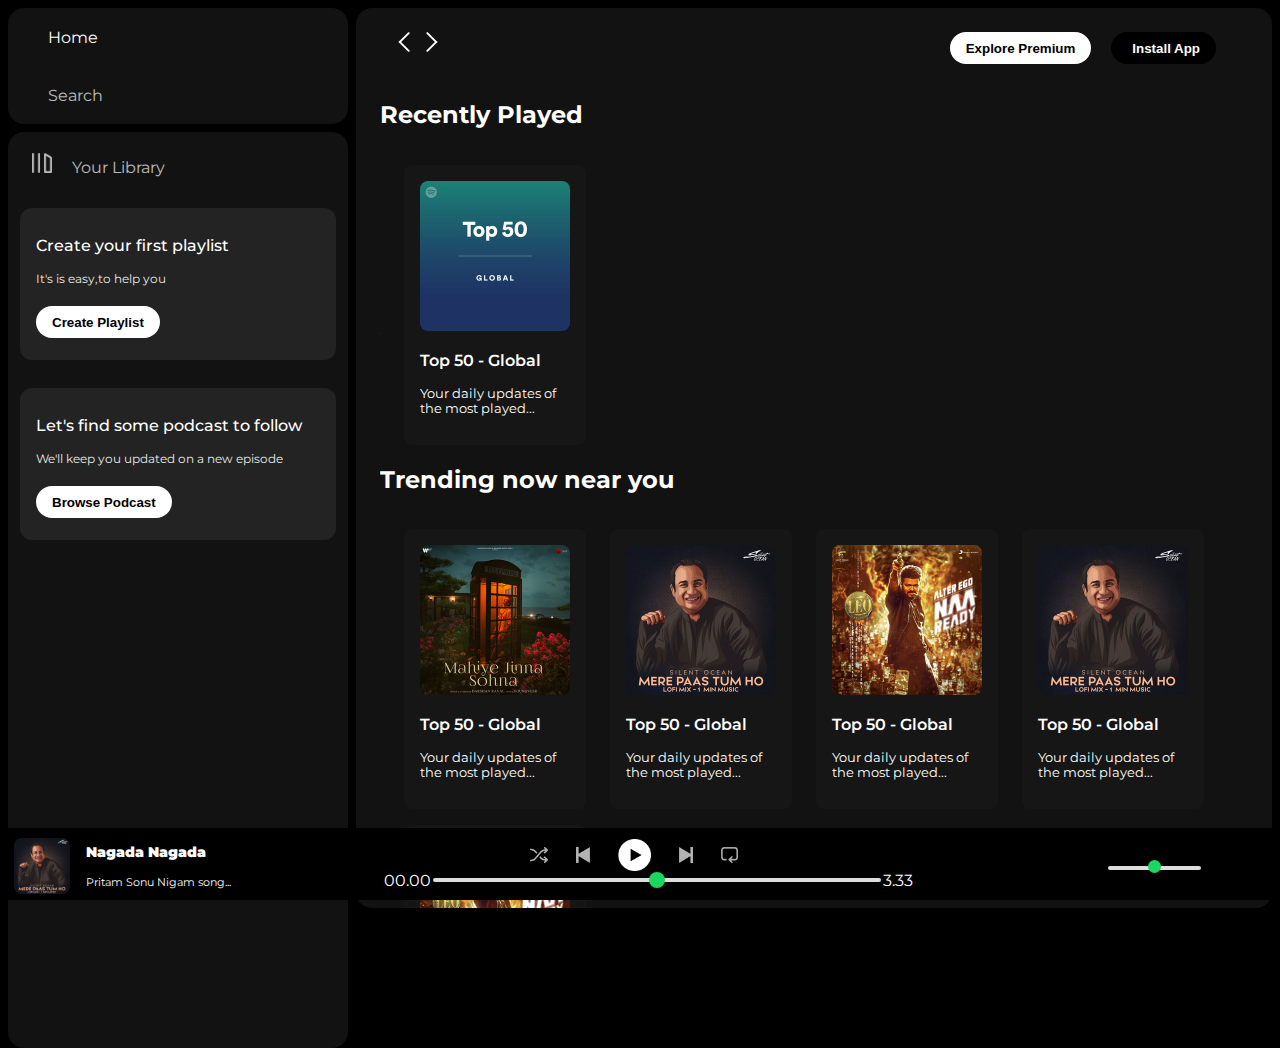
<file: Index.html>
<!DOCTYPE html>
<html lang="en">
  <head>
    <meta charset="UTF-8" />
    <meta name="viewport" content="width=device-width, initial-scale=1.0" />
    <link
      rel="stylesheet"
      href="https://cdnjs.cloudflare.com/ajax/libs/font-awesome/6.4.2/css/all.min.css"
      integrity="sha512-z3gLpd7yknf1YoNbCzqRKc4qyor8gaKU1qmn+CShxbuBusANI9QpRohGBreCFkKxLhei6S9CQXFEbbKuqLg0DA=="
      crossorigin="anonymous"
      referrerpolicy="no-referrer"
    />
    <link rel="icon" href="img/logo.png" />
    <title>Spotify-Web Player: Music for Saurabh</title>
    <link rel="stylesheet" href="Project2.css" />
    <link rel="preconnect" href="https://fonts.googleapis.com" />
    <link rel="preconnect" href="https://fonts.gstatic.com" crossorigin />
    <link
      href="https://fonts.googleapis.com/css2?family=Montserrat:wght@300;400;500;600;700&display=swap"
      rel="stylesheet"
    />
  </head>
  <body>
    <div class="main">
      <div class="sidebar">
        <div class="nav">
          <div class="nav-option" style="opacity: 1">
            <i class="fa-solid fa-house"></i>
            <a href="#">Home</a>
          </div>
          <div class="nav-option">
            <i class="fa-solid fa-magnifying-glass"></i>
            <a href="#">Search</a>
          </div> 
        </div>
        <div class="library">
          <div class="options">
            <div class="lib-option nav-option">
              <img src="img/library_icon.png" />
              <a href="#">Your Library</a>
            </div>
            <div class="icons">
              <i class="fa-solid fa-plus"></i>
              <i class="fa-solid fa-arrow-right"></i>
            </div>
          </div>
          <div class="lib-box">
            <div class="box">
              <p class="box-p1">Create your first playlist</p>
              <p class="box-p2">It's is easy,to help you</p>
              <button class="badge b1">Create Playlist</button>
            </div>
            <div class="box">
              <p class="box-p1">Let's find some podcast to follow</p>
              <p class="box-p2">We'll keep you updated on a new episode</p>
              <button class="badge b1">Browse Podcast</button>
            </div>
          </div>
        </div>
      </div>
      <div class="main-content">
        <div class="sticky-nav">
          <div class="sticky-nav-icons">
            <img src="img/backward_icon.png" />
            <img src="img/forward_icon.png" class="hide" />
          </div>
          <div class="sticky-nav-icons">
            <button class="badge nav-items hide b2 ">Explore Premium</button>
            <button class="badge nav-items dark-badge b2 ">
              <i
                class="fa-solid fa-circle-arrow-down"
                style="margin-right: 5px"
              ></i
              >Install App
            </button>
            <i class="fa-regular fa-user nav-items"></i>
          </div>
        </div>

        <h2>Recently Played</h2>
        <div class="card-container">
          <div class="card">
            <img src="img/card1img.jpeg" class="card-img" />
            <p class="card-title">Top 50 - Global</p>
            <p class="card-info">Your daily updates of the most played...</p>
          </div>
        </div>
        <h2>Trending now near you</h2>
        <div class="card-container">
          <div class="card">
             <img src="img/card2img.jpeg" class="card-img" />
             <p class="card-title">Top 50 - Global</p>
             <p class="card-info">Your daily updates of the most played...</p>
          </div>
          <div class="card">
             <img src="img/card3img.jpeg" class="card-img" />
             <p class="card-title">Top 50 - Global</p>
             <p class="card-info">Your daily updates of the most played...</p>
          </div>
          <div class="card">
             <img src="img/card4img.jpeg" class="card-img" />
             <p class="card-title">Top 50 - Global</p>
             <p class="card-info">Your daily updates of the most played...</p>
          </div>
          <div class="card">
             <img src="img/card3img.jpeg" class="card-img" />
             <p class="card-title">Top 50 - Global</p>
             <p class="card-info">Your daily updates of the most played...</p>
         </div>
         <div class="card">
             <img src="img/card4img.jpeg" class="card-img" />
             <p class="card-title">Top 50 - Global</p>
             <p class="card-info">Your daily updates of the most played...</p>
         </div>
        </div>
        <h2>Featuerd charts</h2>
        <div class="card-container">
          <div class="card">
             <img src="img/card5img.jpeg" class="card-img" />
             <p class="card-title">Top Songs Global</p>
             <p class="card-info">Your daily updates of the most played...</p>
          </div>
          <div class="card">
             <img src="img/card6img.jpeg" class="card-img" />
             <p class="card-title">Top Songs India</p>
             <p class="card-info">Your daily updates of the most played...</p>
          </div>
          <div class="card">
             <img src="img/card1img.jpeg" class="card-img" />
             <p class="card-title">Top 50 - Global</p>
             <p class="card-info">Your daily updates of the most played...</p>
          </div>
        </div>
        <div class="footer">
          <div class="line"></div>
        </div>
      </div>
      <div class="music-player">
        <div class="album">
            <img src="img/card3img.jpeg" class="song-img"/>
            <div class="music-data">
              <p class="music-player-tit">Nagada Nagada</p>
            <p class="music-player-info">Pritam Sonu Nigam song...</p>
            </div>
        </div>
        <div class="player">
          <div class="player-control">
            <img src="img/player_icon1.png" class="player-control-icon">
            <img src="img/player_icon2.png" class="player-control-icon">
            <img src="img/player_icon3.png" class="player-control-icon"style="opacity: 1; height:2rem ">
            <img src="img/player_icon4.png" class="player-control-icon">
            <img src="img/player_icon5.png" class="player-control-icon">
          </div>
          <div class="playback-bar">
            <span class="curr-time">00.00</span>
            <input type="range" min="0" max="100" class="progress-bar" step="1">
            <span class="tot-time">3.33</span>
          </div>
        </div>
        <div class="controls">
          <i class="fa-solid fa-circle-play one"></i>
          <i class="fa-solid fa-microphone-lines one" style="color: #ffffff;"></i>
          <i class="fa-solid fa-cart-plus one" style="color: #ffffff;"></i>
          <i class="fa-solid fa-plug one" style="color: #ffffff;"></i>
          <div class="vol-bar">
            <i class="fa-solid fa-volume-high" style="color: #ffffff;"></i>
            <input type="range" min="0" max="100" class="progress-bar2" step="1">            
          </div>
          <i class="fa-regular fa-image left-i" style="color: #ffffff;"></i>
        </div>
      </div>
    </div>
  </body>
</html>
</file>
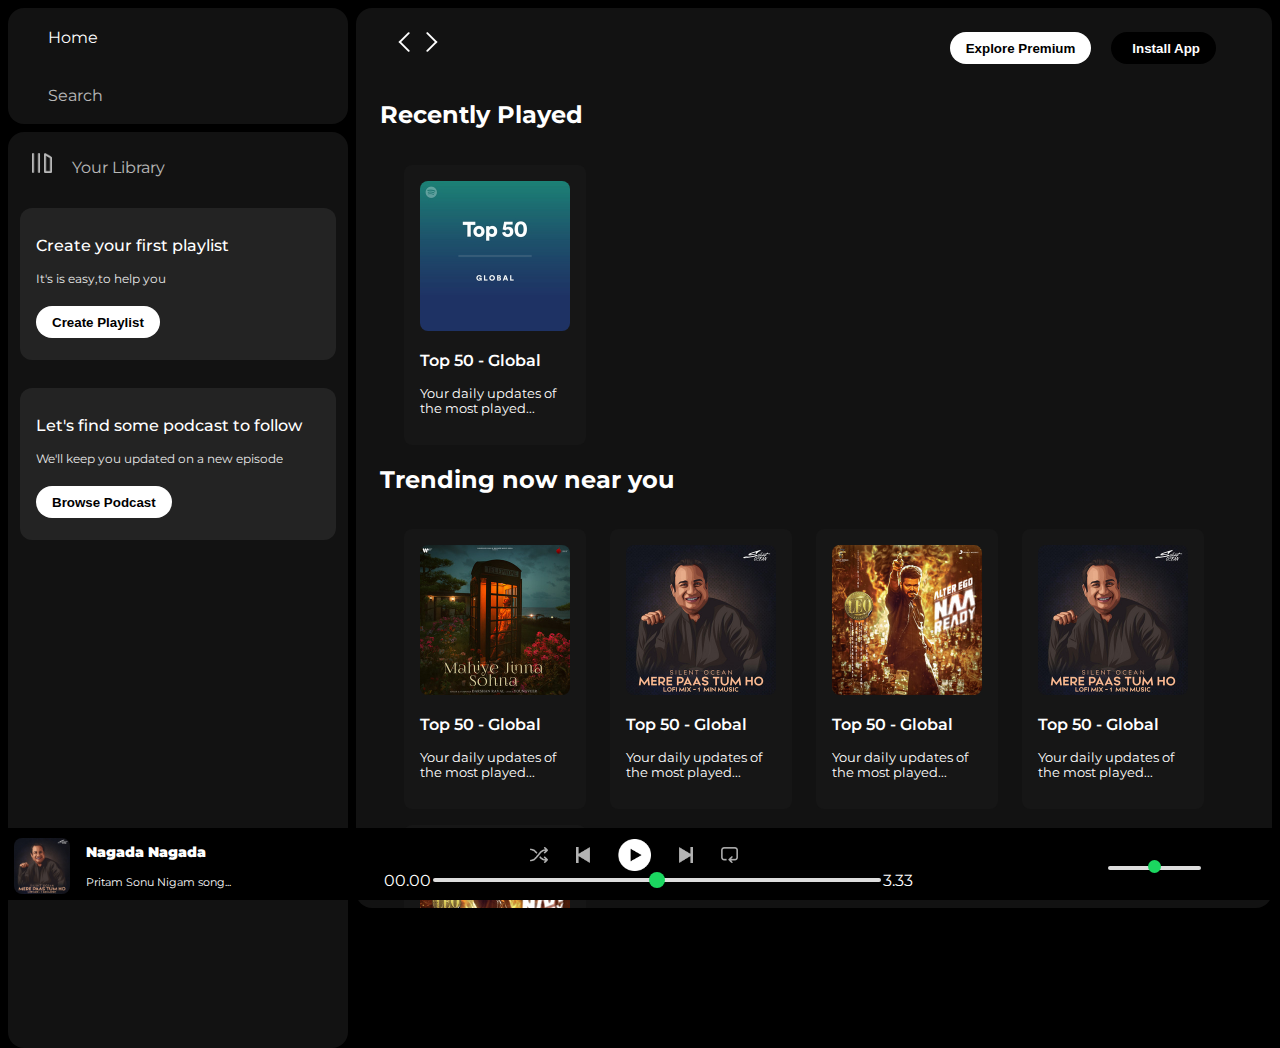
<file: Project2.html>
<!DOCTYPE html>
<html lang="en">
  <head>
    <meta charset="UTF-8" />
    <meta name="viewport" content="width=device-width, initial-scale=1.0" />
    <link
      rel="stylesheet"
      href="https://cdnjs.cloudflare.com/ajax/libs/font-awesome/6.4.2/css/all.min.css"
      integrity="sha512-z3gLpd7yknf1YoNbCzqRKc4qyor8gaKU1qmn+CShxbuBusANI9QpRohGBreCFkKxLhei6S9CQXFEbbKuqLg0DA=="
      crossorigin="anonymous"
      referrerpolicy="no-referrer"
    />
    <link rel="icon" href="img/logo.png" />
    <title>Spotify-Web Player: Music for Saurabh</title>
    <link rel="stylesheet" href="Project2.css" />
    <link rel="preconnect" href="https://fonts.googleapis.com" />
    <link rel="preconnect" href="https://fonts.gstatic.com" crossorigin />
    <link
      href="https://fonts.googleapis.com/css2?family=Montserrat:wght@300;400;500;600;700&display=swap"
      rel="stylesheet"
    />
  </head>
  <body>
    <div class="main">
      <div class="sidebar">
        <div class="nav">
          <div class="nav-option" style="opacity: 1">
            <i class="fa-solid fa-house"></i>
            <a href="#">Home</a>
          </div>
          <div class="nav-option">
            <i class="fa-solid fa-magnifying-glass"></i>
            <a href="#">Search</a>
          </div>
        </div>
        <div class="library">
          <div class="options">
            <div class="lib-option nav-option">
              <img src="img/library_icon.png" />
              <a href="#">Your Library</a>
            </div>
            <div class="icons">
              <i class="fa-solid fa-plus"></i>
              <i class="fa-solid fa-arrow-right"></i>
            </div>
          </div>
          <div class="lib-box">
            <div class="box">
              <p class="box-p1">Create your first playlist</p>
              <p class="box-p2">It's is easy,to help you</p>
              <button class="badge b1">Create Playlist</button>
            </div>
            <div class="box">
              <p class="box-p1">Let's find some podcast to follow</p>
              <p class="box-p2">We'll keep you updated on a new episode</p>
              <button class="badge b1">Browse Podcast</button>
            </div>
          </div>
        </div>
      </div>
      <div class="main-content">
        <div class="sticky-nav">
          <div class="sticky-nav-icons">
            <img src="img/backward_icon.png" />
            <img src="img/forward_icon.png" class="hide" />
          </div>
          <div class="sticky-nav-icons">
            <button class="badge nav-items hide b2 ">Explore Premium</button>
            <button class="badge nav-items dark-badge b2 ">
              <i
                class="fa-solid fa-circle-arrow-down"
                style="margin-right: 5px"
              ></i
              >Install App
            </button>
            <i class="fa-regular fa-user nav-items"></i>
          </div>
        </div>

        <h2>Recently Played</h2>
        <div class="card-container">
          <div class="card">
            <img src="img/card1img.jpeg" class="card-img" />
            <p class="card-title">Top 50 - Global</p>
            <p class="card-info">Your daily updates of the most played...</p>
          </div>
        </div>
        <h2>Trending now near you</h2>
        <div class="card-container">
          <div class="card">
             <img src="img/card2img.jpeg" class="card-img" />
             <p class="card-title">Top 50 - Global</p>
             <p class="card-info">Your daily updates of the most played...</p>
          </div>
          <div class="card">
             <img src="img/card3img.jpeg" class="card-img" />
             <p class="card-title">Top 50 - Global</p>
             <p class="card-info">Your daily updates of the most played...</p>
          </div>
          <div class="card">
             <img src="img/card4img.jpeg" class="card-img" />
             <p class="card-title">Top 50 - Global</p>
             <p class="card-info">Your daily updates of the most played...</p>
          </div>
          <div class="card">
             <img src="img/card3img.jpeg" class="card-img" />
             <p class="card-title">Top 50 - Global</p>
             <p class="card-info">Your daily updates of the most played...</p>
         </div>
         <div class="card">
             <img src="img/card4img.jpeg" class="card-img" />
             <p class="card-title">Top 50 - Global</p>
             <p class="card-info">Your daily updates of the most played...</p>
         </div>
        </div>
        <h2>Featuerd charts</h2>
        <div class="card-container">
          <div class="card">
             <img src="img/card5img.jpeg" class="card-img" />
             <p class="card-title">Top Songs Global</p>
             <p class="card-info">Your daily updates of the most played...</p>
          </div>
          <div class="card">
             <img src="img/card6img.jpeg" class="card-img" />
             <p class="card-title">Top Songs India</p>
             <p class="card-info">Your daily updates of the most played...</p>
          </div>
          <div class="card">
             <img src="img/card1img.jpeg" class="card-img" />
             <p class="card-title">Top 50 - Global</p>
             <p class="card-info">Your daily updates of the most played...</p>
          </div>
        </div>
        <div class="footer">
          <div class="line"></div>
        </div>
      </div>
      <div class="music-player">
        <div class="album">
            <img src="img/card3img.jpeg" class="song-img"/>
            <div class="music-data">
              <p class="music-player-tit">Nagada Nagada</p>
            <p class="music-player-info">Pritam Sonu Nigam song...</p>
            </div>
        </div>
        <div class="player">
          <div class="player-control">
            <img src="img/player_icon1.png" class="player-control-icon">
            <img src="img/player_icon2.png" class="player-control-icon">
            <img src="img/player_icon3.png" class="player-control-icon"style="opacity: 1; height:2rem ">
            <img src="img/player_icon4.png" class="player-control-icon">
            <img src="img/player_icon5.png" class="player-control-icon">
          </div>
          <div class="playback-bar">
            <span class="curr-time">00.00</span>
            <input type="range" min="0" max="100" class="progress-bar" step="1">
            <span class="tot-time">3.33</span>
          </div>
        </div>
        <div class="controls">
          <i class="fa-solid fa-circle-play one"></i>
          <i class="fa-solid fa-microphone-lines one" style="color: #ffffff;"></i>
          <i class="fa-solid fa-cart-plus one" style="color: #ffffff;"></i>
          <i class="fa-solid fa-plug one" style="color: #ffffff;"></i>
          <div class="vol-bar">
            <i class="fa-solid fa-volume-high" style="color: #ffffff;"></i>
            <input type="range" min="0" max="100" class="progress-bar2" step="1">            
          </div>
          <i class="fa-regular fa-image left-i" style="color: #ffffff;"></i>
        </div>
      </div>
    </div>
  </body>
</html>
</file>
<file: Project2.css>
body{
    font-family: 'Montserrat', sans-serif;
    margin: 0;
    background-color: black;
    color: white;
    overflow: hidden;
}

.main{
    display: flex;
    height: 100vh;
    padding: 0.5rem;
}

.sidebar{
 background-color: black;
 width: 340px;
 border-radius: 1rem;  /* 1rem=16px */
 margin-right: 0.5rem;
}

.main-content{
background-color: #121212;
flex: 1;
border-radius: 1rem;
overflow: auto;
padding: 0 1.5rem 0 1.5rem;

}

.music-player{
    background-color: black;
    position: fixed;
    bottom: 0;
    height: 72px;
    width: 100%;

}

a{
    text-decoration: none;
    color: white;
}
.nav{
    background-color: #121212;
    border-radius: 1rem;
    display: flex;
    flex-direction: column;
    justify-content: center;
    height: 100px;
    padding: 0.5rem 0.75rem;

}

.nav-option{
    line-height: 2.5rem;
    opacity: 0.7;
    padding: 0.5rem 0.75rem;
}
.nav-option:hover{
    opacity: 1;
   
}
.nav-option i {
    font-size: 1.25rem;

}
.nav-option a {
    font-size: 1rem;
    margin-left: 1rem;
}
.library{
    background-color: #121212;
    border-radius: 1rem;
    height: 100%;
    margin-top: 0.5rem;
    padding: 0.5rem 0.75rem;
}


.options{
    display: flex;
    justify-content: space-between;
    align-items: center;
}

.lib-option img {
    height: 1.25rem;
    width: 1.25rem;
}

.icons{
    font-size: 1.25rem;
    display: flex;
}
.icons i{
    opacity: 0.7;
    margin-right: 1rem;
}
.icons i:hover {
     opacity: 1;
}

.box{
    background-color: #232323;
    height: 8rem;
    border-radius: 0.75rem;
    margin: 0.75rem 0 1.75rem 0;
    padding: 0.75rem 1rem;
}
.box-p1{
    font-size: 1rem;
    font-weight: 500;
}

.box-p2{
    font-size: 0.75rem;
    opacity: 0.9;
}

.badge{
    background-color: #fff;
    border: none;
    border-radius: 100px;
    padding: 0.25rem 1rem;
    font-weight: 700;
    margin-top: 0.5rem;
    height: 2rem;
    width: fit-content;
}
.b1:hover{
    padding: 0.3rem 1.2rem;
    height: 2.1rem;
    width: fit-content;
    cursor: pointer;
}

.dark-badge{
    background-color: #000;
    color: #fff;
}
.b2:hover {
    padding: 0.3rem 1.2rem;
    height: 2.1rem;
    width: fit-content;
    cursor: pointer;
}

.sticky-nav{
    position: sticky;
    top: 0;
    background-color: #121212;
    display: flex;
    justify-content: space-between;
    align-items: center;
    padding: 1rem 0 1rem 0;
    z-index: 10;
}

.sticky-nav-icons {
   margin-left:0.75em; 
}

.sticky-nav-options {
    display: flex;
    justify-content: center;
    align-items: center;
}
.nav-items {
    margin-right: 1rem;
}

@media (max-width:1000px) {
    .hide{
        display: none;
    }
      
}

.card{
    background-color: #161616;
    width: 150px;
    border-radius: 0.5rem;
    padding: 1rem;
    margin-left: 1.5rem;
    margin-top: 1rem;
}

.card-container{
    display: flex;
    flex-wrap: wrap;
}
.card:hover{
    background-color: #232323;
}
.card-img{
    width: 100%;
    border-radius: 0.5rem;
}

.card-title{
    font-weight: 600;
}

.card-info {
    font-size: 0.8rem;
    opacity: 8;
}

.footer{
    height: 300px;
    display: flex;
    justify-content: center;
    align-items: center;
}

.line{
    width: 90%;
    height: 50%;
    border-top: 1px solid white;
    opacity: 0.4;

}

.music-player{
    display: flex;
    justify-content: space-between;
    align-items: center;
}

.album{
    width: 25%;
    
}
.player{
    width: 50%;

}
.controls{
    width: 25%;
    
}
.player-control{
    display: flex;
    justify-content: center;
    align-items: center;
} 
.player-control-icon{
    height: 1rem;
    margin-right: 1.75rem;
    opacity: 0.7;
}
.player-control-icon:hover{
    opacity: 1;
}
.playback-bar{
    display: flex;
    justify-content: center;
    align-items: center;
}
.progress-bar {
  width:70%;
  appearance: none;
  background-color: transparent;
  cursor: pointer;
  
}
.progress-bar::-webkit-slider-runnable-track {
    background-color: #ddd;
    border-radius: 100px;
    height: 0.2rem;

}
.progress-bar::-webkit-slider-thumb{
    appearance: none;
    height: 1rem;
    width: 1rem;
    background-color: #1bd760;
    border-radius: 50%;
    margin-top: -6px;
}
.song-img {
   width: 56px;
   height: 56px;
   margin:0.7rem 0 0.4rem 0.4rem;
   align-items: baseline;
   border-radius: 8px;
   
}  
.album {
    display: flex;
}
.music-data {
  align-self: center;
  margin-left: 1rem;
 
}
.music-player-tit {
    font-weight: 900;
    font-size: 14px;
}
.music-player-info {
    font-weight: 400;
    font-size: 11px;
}



.controls {
    display: flex;
    justify-content: space-between;
    align-items: center;
    
    
}
.left-i {
    margin-right: 2rem;
}
.progress-bar2 {
    width:70%;
    appearance: none;
    background-color: transparent;
    cursor: pointer;
    align-items: center;
    
    
  }
.progress-bar2::-webkit-slider-runnable-track {
    background-color: #ddd;
    border-radius:50px;
    height:0.25rem;
}
.progress-bar2::-webkit-slider-thumb {
    appearance: none;
    height:13px;
    width:13px;
    background-color: #1bd760;
    border-radius: 50%;
    margin-top: -6px;
   
}
.controls i{
    opacity: 0.7;

}
.controls i:hover{
    opacity: 1;
}
.one {
    padding: 9px;
}
</file>
